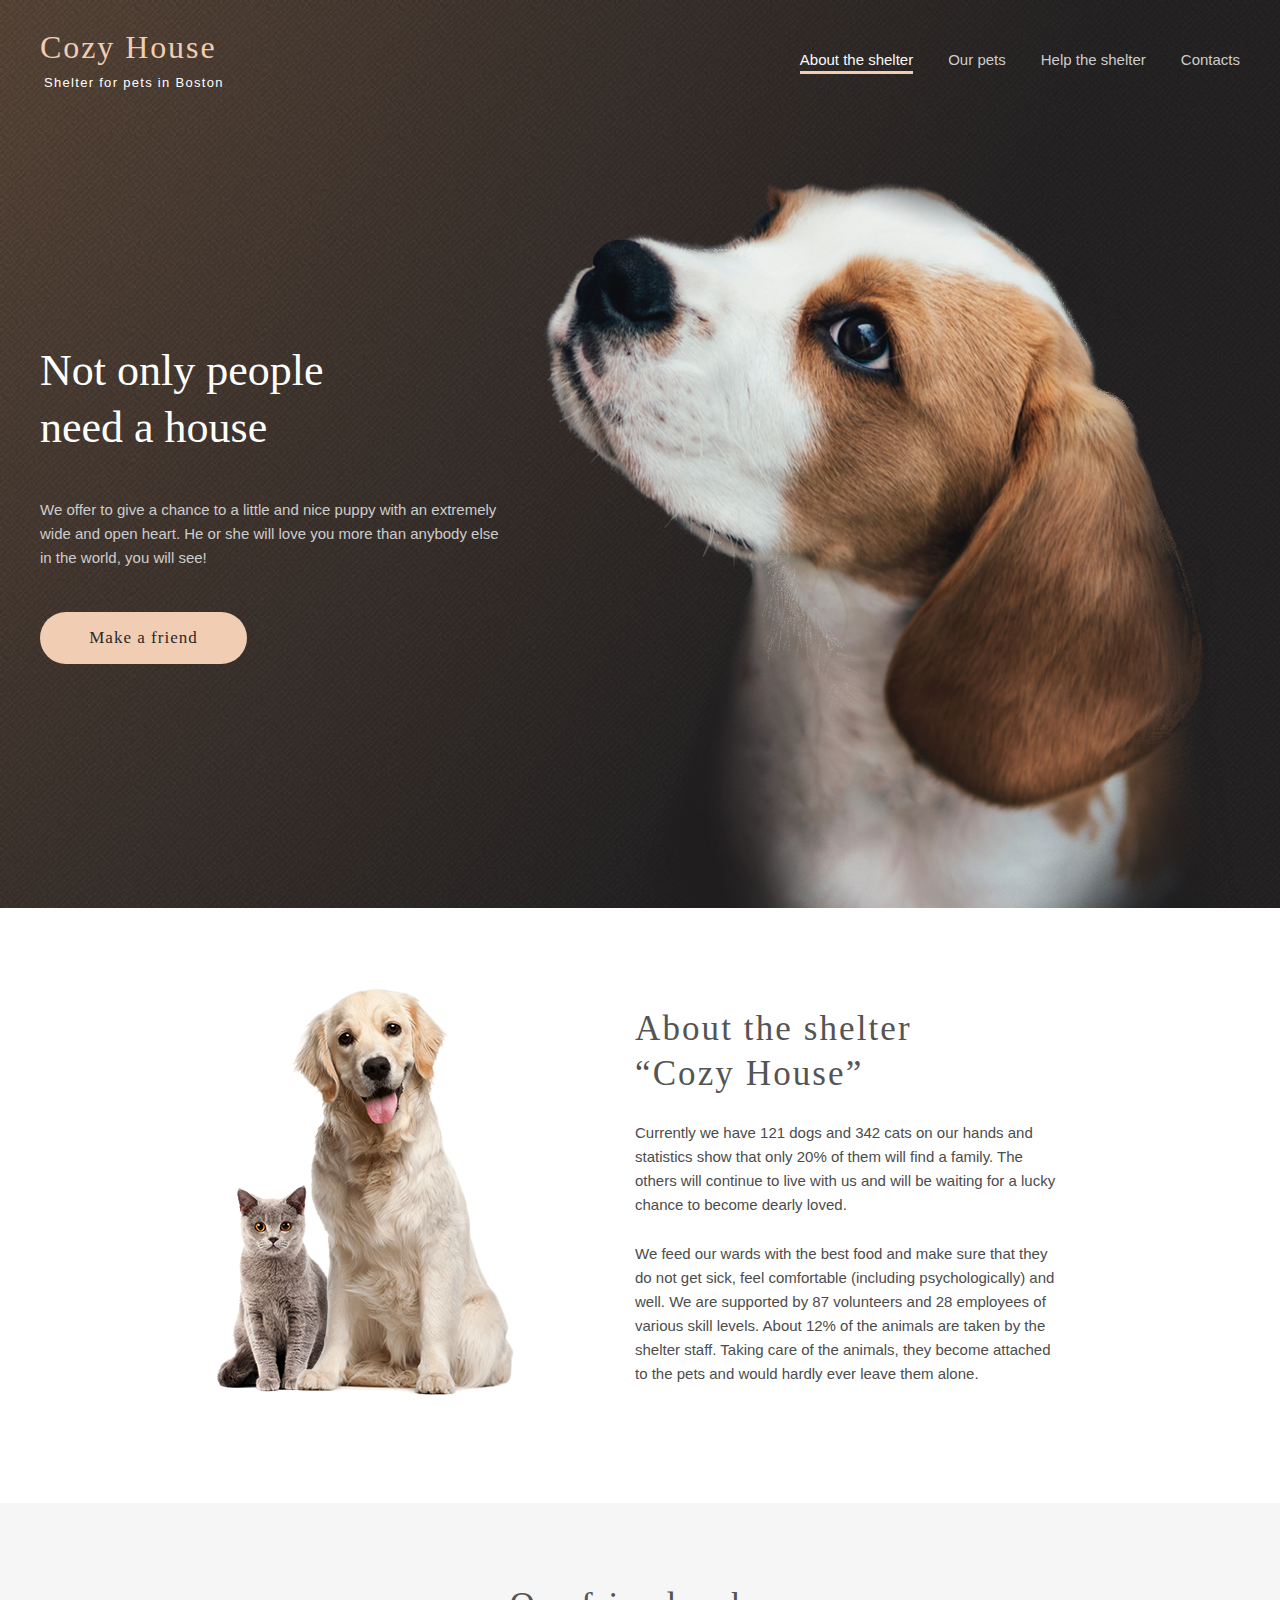
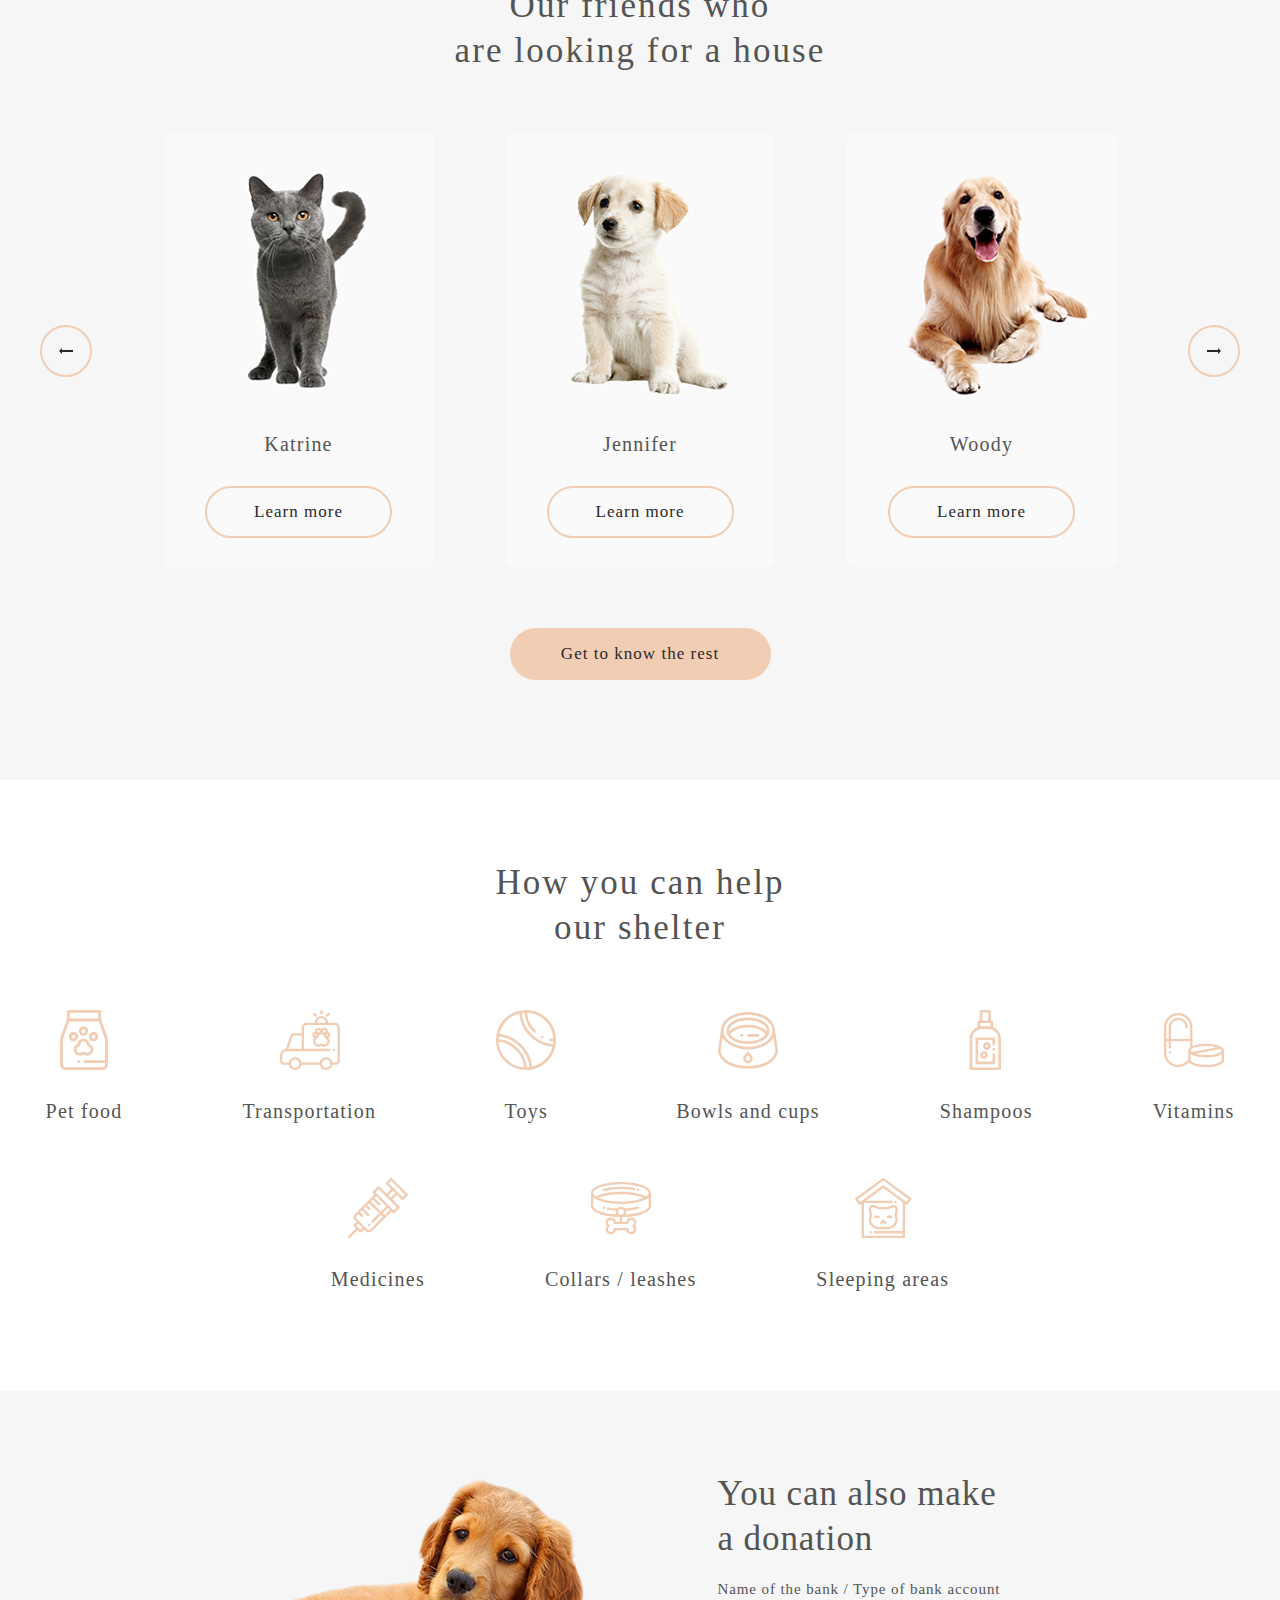
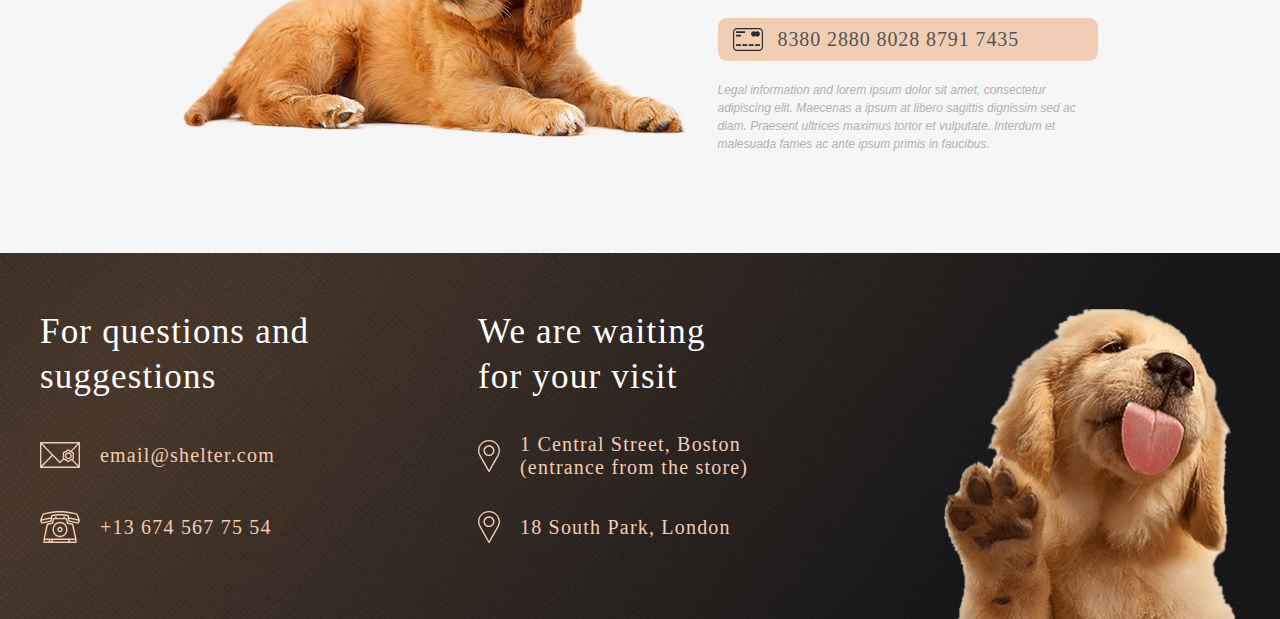
<file: shelter/pages/home/index.html>
<!DOCTYPE html>
<html lang="en">
<head>
    <meta charset="UTF-8">
    <meta http-equiv="X-UA-Compatible" content="IE=edge">
    <meta name="viewport" content="width=device-width, initial-scale=1.0">
    <link rel="stylesheet" href="style.css">
    <link rel="stylesheet" href="normalize.css">
    <link rel="icon" href="../../asetts/icon/iconweb.png">
    <title>Main</title>
</head>
<body>
    <div class="wrapper__background">
        <header class="header">
            <div class="wrapper">
                <div class="header__wrapper">
                    <div class="header__logo">
                        <a href="#!" class="header__logo-link">
                            <div class="header__title">Cozy House</div>
                            <div class="header__subtitle">Shelter for pets in Boston</div>
                        </a>
                    </div>
                    <nav class="header__nav">
                        <ul class="header__list">
                            <li class="header__item">
                                <a href="#!" class="header__links">
                                    <span class="links__first">About the shelter</span>
                                </a>
                            </li>
                            <li class="header__item">
                                <a href="../../pages/pets/index.html" class="header__links">
                                    Our pets
                                </a>
                            </li>
                            <li class="header__item">
                                <a href="#help" class="header__links">
                                    Help the shelter
                                </a>
                            </li>
                            <li class="header__item">
                                <a href="#contact" class="header__links">
                                    Contacts
                                </a>
                            </li>
                        </ul>
                    </nav>
                    <div class="header__burger burger">
                        <span class="burger__line burger__line_first"></span>
                        <span class="burger__line burger__line_second"></span>
                        <span class="burger__line burger__line_three"></span>
                    </div>
                </div>
            </div>
        </header>
        <main class="main">
            <div class="wrapper">
                <section class="not_only">
                    <div class="left__section">
                        <h1 class="left__section-title">
                            Not only people need a house
                        </h1>
                        <div class="left__section-subtitle">
                            We offer to give a chance to a little and nice puppy with an extremely wide and open heart. He or she will love you more than anybody else in the world, you will see!
                        </div>
                        <div class="left-section-button">
                            <a href="#our" class="left-section-button_link">Make a friend</a>
                        </div>
                    </div>
                    <div class="right__section">
                        <img src="../../asetts/images/main__dog.png" alt="dog" class="right__section-img">
                    </div>
                </section>
            </div>
        </main>
    </div>
    <section class="about">
       <div class="wrapper">
            <div class="about__wrapper">
                <div class="about__us">
                    <h2 class="about__title">
                        About the shelter “Cozy House”
                    </h2>
                    <div class="about__subtitle">
                        Currently we have 121 dogs and 342 cats on our hands and statistics show that only 20% of them will find a family. The others will continue to live with us and will be waiting for a lucky chance to become dearly loved.
                    </div>
                    <div class="about__description">
                        We feed our wards with the best food and make sure that they do not get sick, feel comfortable (including psychologically) and well. We are supported by 87 volunteers and 28 employees of various skill levels. About 12% of the animals are taken by the shelter staff. Taking care of the animals, they become attached to the pets and would hardly ever leave them alone.
                    </div>
                </div>
                <div class="about__dog">
                     <img src="../../asetts/images/about__dog.png" alt="dog" class="dog__about">
                </div>
            </div>
       </div>
    </section>
    <section class="our" id="our">
        <div class="wrapper">
            <h2 class="our__title">
                Our friends who<br> are looking for a house
            </h2>
            <div class="wrapper__dog">
                <div class="arrow__left">
                    <img src="../../asetts/icon/arrow__left.png" alt="arrow" class="arrow">
                </div>
                <div class="card">
                    <img src="../../asetts/images/katrine.png" alt="cat">
                    <div class="card__title">
                        Katrine
                    </div>
                    <button class="card__button">Learn more</button>
                </div>
                <div class="card">
                    <img src="../../asetts/images/jennifer.png" alt="dog">
                    <div class="card__title">
                        Jennifer
                    </div>
                    <button class="card__button">Learn more</button>
                </div>
                <div class="card">
                    <img src="../../asetts/images/woody.png" alt="dog">
                    <div class="card__title">
                        Woody
                    </div>
                    <button class="card__button">Learn more</button>
                </div>
                <div class="arrow__left">
                    <img src="../../asetts/icon/arrow__right.png" alt="arrow" class="arrow">
                </div>
            </div>
            <div class="our__button">
                <a href="../../pages/pets/index.html" class="our__button-link">Get to know the rest</a>
            </div>
        </div>
    </section>
    <section class="help" id="help">
        <div class="wrapper">
            <h2 class="help__title">
                How you can help our shelter
            </h2>
            <div class="benefits">
                <div class="benefits__card">
                    <img src="../../asetts/icon/icon-pet-food.svg" alt="card" class="cards">
                    <div class="benifits__title">Pet food</div>
                </div>
                <div class="benefits__card">
                    <img src="../../asetts/icon/icon-transportation.svg" alt="card" class="cards">
                    <div class="benifits__title">Transportation</div>
                </div>
                <div class="benefits__card">
                    <img src="../../asetts/icon/icon-toys.svg" alt="card" class="cards">
                    <div class="benifits__title">Toys</div>
                </div>
                <div class="benefits__card">
                    <img src="../../asetts/icon/icon-bowls-and-cups.svg" alt="card" class="cards">
                    <div class="benifits__title">Bowls and cups</div>
                </div>
                <div class="benefits__card">
                    <img src="../../asetts/icon/icon-shampoos.svg" alt="card" class="cards">
                    <div class="benifits__title">Shampoos</div>
                </div>

                <div class="benefits__card">
                    <img src="../../asetts/icon/icon-vitamins.svg" alt="card" class="cards">
                    <div class="benifits__title">Vitamins</div>
                </div>
                <div class="benefits__card">
                    <img src="../../asetts/icon/icon-medicines.svg" alt="card" class="cards">
                    <div class="benifits__title">Medicines</div>
                </div>
                <div class="benefits__card">
                    <img src="../../asetts/icon/icon-collars-leashes.svg" alt="card" class="cards">
                    <div class="benifits__title">Collars / leashes</div>
                </div>
                <div class="benefits__card">
                    <img src="../../asetts/icon/icon-sleeping-area.svg" alt="card" class="cards">
                    <div class="benifits__title">Sleeping areas</div>
                </div>
            </div>
        </div>
    </section>
    <section class="donation">
        <div class="wrapper">
            <div class="dontation__wrapper">
                <div class="right__section-donat">
                    <h2 class="donation__title">You can also make a donation</h2>
                    <div class="donation__subtitle">Name of the bank / Type of bank account</div>
                    <div class="donation__card-pay"><a href="#!" class="pay__links">8380 2880 8028 8791 7435</a></div>
                    <div class="donation__description">Legal information and lorem ipsum dolor sit amet, consectetur adipiscing elit. Maecenas a ipsum at libero sagittis dignissim sed ac diam. Praesent ultrices maximus tortor et vulputate. Interdum et malesuada fames ac ante ipsum primis in faucibus.</div>
                </div>
                <div class="left__section-donat">
                    <img src="../../asetts/images/donation_dog.png" alt="dog" class="donat__dog">
                </div>
            </div>
        </div>
    </section>
    <footer class="footer" id="contact">
        <div class="wrapper">
            <div class="footer__wrapper">
                <div class="footer__description-one">
                    <div class="description__title">For questions and suggestions</div>
                    <div class="description__email"><a href="mailto:email@shelter.com" class="email__link">email@shelter.com</a></div>
                    <div class="description__phone"><a href="tel:+136745677554" class="phone__links">+13 674 567 75 54</a></div>
                </div>
                <div class="footer__description-one">
                    <div class="description__title">We are waiting for your visit</div>
                    <div class="description__adres adres-one">
                        <img src="../../asetts/icon/icon-marker.svg" alt="adress">
                        <a href="https://goo.gl/maps/YvUvDvczKQzyFQAWA" target="_blank" class="adress_link">1 Central Street, Boston (entrance from the store)</a>
                    </div>
                    <div class="description__adres">
                        <img src="../../asetts/icon/icon-marker.svg" alt="adress">
                        <a href="https://goo.gl/maps/r4PeRGghYFEeTccD9" target="_blank" class="adress_link">18 South Park, London </a>
                    </div>
                </div>
                <img src="../../asetts/images/footer__dog.png" alt="dog" class="footer__dog">
            </div>
        </div>
    </footer>
    <script src="script.js"></script>
</body>
</html>
</file>
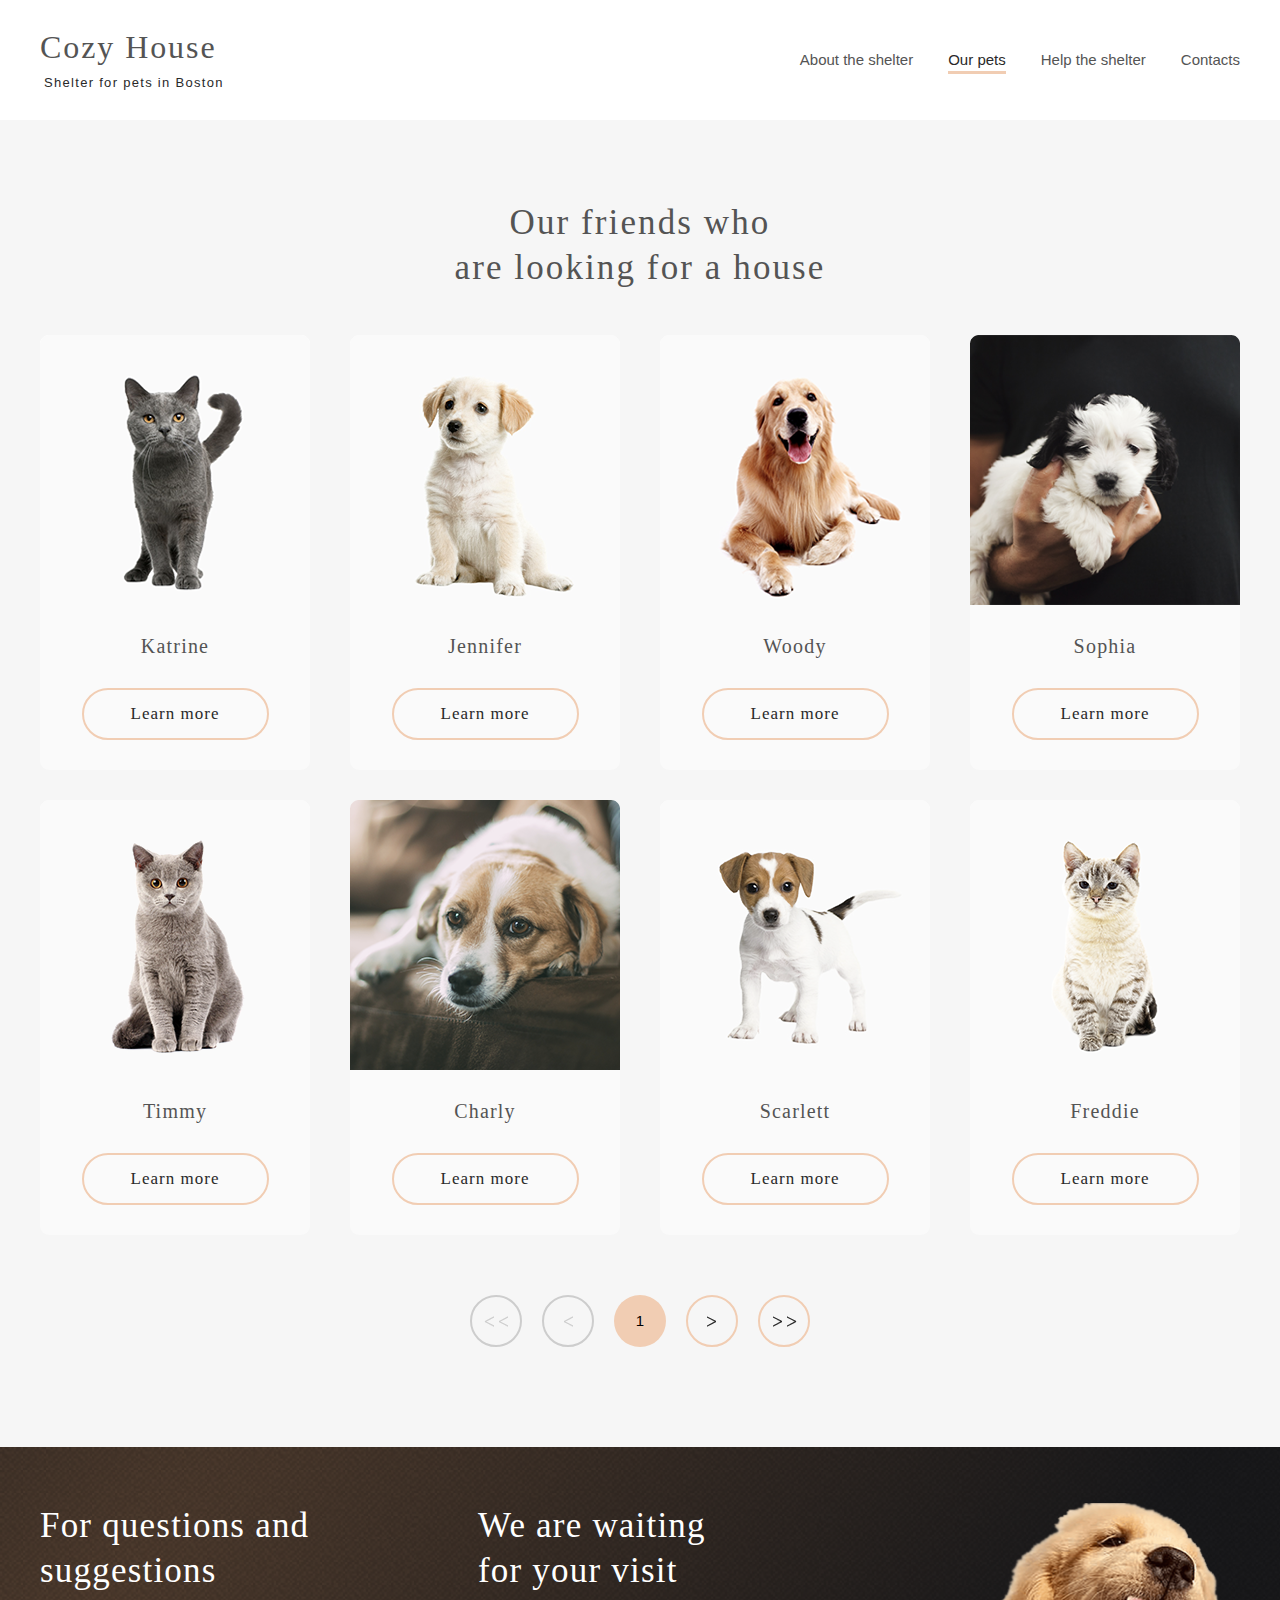
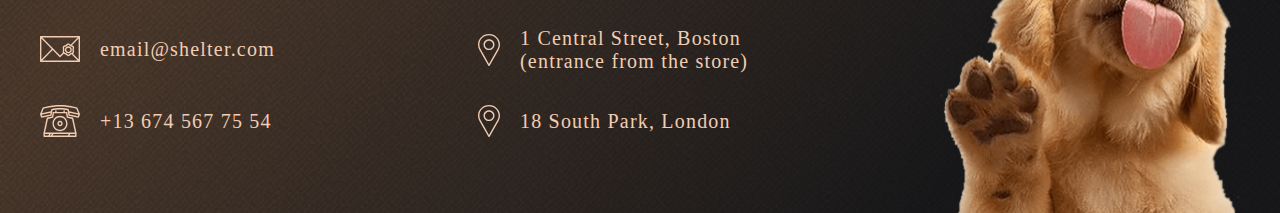
<file: shelter/pages/pets/index.html>
<!DOCTYPE html>
<html lang="en">
<head>
    <meta charset="UTF-8">
    <meta http-equiv="X-UA-Compatible" content="IE=edge">
    <meta name="viewport" content="width=device-width, initial-scale=1.0">
    <link rel="stylesheet" href="style.css">
    <link rel="stylesheet" href="normalize.css">
    <link rel="icon" href="../../asetts/icon/iconweb.png">
    <title>Our Pets</title>
</head>
<body>
    <header class="header">
        <div class="wrapper">
            <div class="header__wrapper">
                <div class="header__logo">
                    <a href="../../pages/home/index.html" class="header__logo-link">
                        <div class="header__title">Cozy House</div>
                        <div class="header__subtitle">Shelter for pets in Boston</div>
                    </a>
                </div>
                <nav class="header__nav">
                    <ul class="header__list">
                        <li class="header__item">
                            <a href="../../pages/home/index.html" class="header__links">
                                About the shelter
                            </a>
                        </li>
                        <li class="header__item">
                            <a href="#!" class="header__links">
                                <span class="links__first">Our pets</span>
                            </a>
                        </li>
                        <li class="header__item">
                            <a href="../../pages/home/index.html#help" class="header__links">
                                Help the shelter
                            </a>
                        </li>
                        <li class="header__item">
                            <a href="#contact" class="header__links">
                                Contacts
                            </a>
                        </li>
                    </ul>
                </nav>
                <div class="header__burger burger">
                    <span class="burger__line burger__line_first"></span>
                    <span class="burger__line burger__line_second"></span>
                    <span class="burger__line burger__line_three"></span>
                </div>
            </div>
        </div>
    </header>
    <section class="our">
        <div class="wrapper">
            <h1 class="our__title">
                Our friends who<br> are looking for a house
            </h1>
            <div class="wrapper__dog">
                <div class="card">
                    <img src="../../asetts/images/katrine.png" alt="cat">
                    <div class="card__title">
                        Katrine
                    </div>
                    <button class="card__button">Learn more</button>
                </div>
                <div class="card">
                    <img src="../../asetts/images/jennifer.png" alt="dog">
                    <div class="card__title">
                        Jennifer
                    </div>
                    <button class="card__button">Learn more</button>
                </div>
                <div class="card">
                    <img src="../../asetts/images/woody.png" alt="dog">
                    <div class="card__title">
                        Woody
                    </div>
                    <button class="card__button">Learn more</button>
                </div>
                <div class="card">
                    <img src="../../asetts/images/pets-sofia.png" alt="dog">
                    <div class="card__title">
                        Sophia
                    </div>
                    <button class="card__button">Learn more</button>
                </div>
                <div class="card">
                    <img src="../../asetts/images/pets-timmy.png" alt="cat">
                    <div class="card__title">
                        Timmy
                    </div>
                    <button class="card__button">Learn more</button>
                </div>
                <div class="card">
                    <img src="../../asetts/images/pets-charly.png" alt="dog">
                    <div class="card__title">
                        Charly
                    </div>
                    <button class="card__button">Learn more</button>
                </div>
                <div class="card">
                    <img src="../../asetts/images/pets-scarlet.png" alt="dog">
                    <div class="card__title">
                        Scarlett
                    </div>
                    <button class="card__button">Learn more</button>
                </div>
                <div class="card">
                    <img src="../../asetts/images/pets-fred.png" alt="cat">
                    <div class="card__title">
                        Freddie
                    </div>
                    <button class="card__button">Learn more</button>
                </div>
            </div>
            <div class="arrows">
                <div class="two__arrow-left"></div>
                <div class="one__arrow-left"></div>
                <div class="arrows__number"><div class="numbers">1</div></div>
                <div class="one__arrow-right"></div>
                <div class="two__arrow-right"></div>
            </div>
        </div>
    </section>
    <footer class="footer" id="contact">
        <div class="wrapper">
            <div class="footer__wrapper">
                <div class="footer__description-one">
                    <div class="description__title">For questions and suggestions</div>
                    <div class="description__email"><a href="mailto:email@shelter.com" class="email__link">email@shelter.com</a></div>
                    <div class="description__phone"><a href="tel:+136745677554" class="phone__links">+13 674 567 75 54</a></div>
                </div>
                <div class="footer__description-one">
                    <div class="description__title">We are waiting for your visit</div>
                    <div class="description__adres adres-one">
                        <img src="../../asetts/icon/icon-marker.svg" alt="adress">
                        <a href="https://goo.gl/maps/YvUvDvczKQzyFQAWA" target="_blank" class="adress_link">1 Central Street, Boston (entrance from the store)</a>
                    </div>
                    <div class="description__adres">
                        <img src="../../asetts/icon/icon-marker.svg" alt="adress">
                        <a href="https://goo.gl/maps/r4PeRGghYFEeTccD9" target="_blank" class="adress_link">18 South Park, London </a>
                    </div>
                </div>
                <img src="../../asetts/images/footer__dog.png" alt="dog" class="footer__dog">
            </div>
        </div>
    </footer>
    <script src="script.js"></script>
</body>
</html>
</file>
<file: shelter/pages/home/style.css>
@import url("https://fonts.googleapis.com/css2?family=Noto+Serif+Georgian:wght@400;700&display=swap");
html {
  scroll-behavior: smooth;
  box-sizing: border-box;
}

body {
  font-size: 15px;
  font-family: "Arial";
  font-weight: 400;
  line-height: 24px;
}

.wrapper {
  max-width: 1200px;
  margin: 0 auto;
  transition: all 0.5s ease-out;
}

.header__logo-link {
  text-decoration: none;
}
.header__logo-link .header__title {
  font-family: "Georgia";
  font-weight: 400;
  font-size: 32px;
  line-height: 35px;
  letter-spacing: 0.06em;
  color: #F1CDB3;
}
.header__logo-link .header__subtitle {
  font-size: 13px;
  line-height: 15px;
  letter-spacing: 0.1em;
  color: #fff;
  padding-left: 4px;
  padding-top: 10px;
}

.header__wrapper {
  display: flex;
  flex-wrap: wrap;
  justify-content: space-between;
  align-items: center;
  padding-top: 30px;
}

.header__nav .header__list {
  display: flex;
  flex-wrap: wrap;
  gap: 35px;
  margin: 0;
  padding: 0;
}
.header__nav .header__list .header__item {
  list-style-type: none;
}
.header__nav .header__list .header__item .header__links {
  text-decoration: none;
  color: #CDCDCD;
}
.header__nav .header__list .header__item .header__links:hover {
  transition: 0.5s all ease-in-out;
  color: #FAFAFA;
}
.header__nav .header__list .header__item .header__links .links__first {
  color: #FAFAFA;
  padding-bottom: 3px;
  border-bottom: 3px solid #F1CDB3;
}

.header__burger {
  display: none;
  width: 30px;
  height: 22px;
  position: relative;
  transition: all 0.3s ease-out;
}

.burger__line {
  display: block;
  width: 100%;
  height: 2px;
  background-color: #F1CDB3;
  position: absolute;
  left: 0;
  transition: all 0.3s ease-in-out;
}

.burger__line_first {
  top: 0%;
}

.burger__line_second {
  top: 50%;
}

.burger__line_three {
  top: 100%;
}

.wrapper__background {
  background: url(../../asetts/images/background__main.png) no-repeat;
  background-size: cover;
}

.not_only {
  display: flex;
  flex-wrap: wrap;
  justify-content: space-between;
  align-items: center;
  margin-top: 90px;
}
.not_only .left__section .left__section-title {
  font-family: "Georgia";
  font-size: 44px;
  line-height: 57px;
  max-width: 310px;
  color: #FFFFFF;
  font-weight: 400;
  margin: 0;
  margin-top: -82px;
}
.not_only .left__section .left__section-subtitle {
  color: #CDCDCD;
  max-width: 460px;
  margin: 42px 0 42px;
}
.not_only .left__section .left-section-button {
  display: flex;
  align-items: center;
  justify-content: center;
  width: 207px;
  height: 52px;
  font-family: "Georgia";
  font-weight: 400;
  font-size: 17px;
  line-height: 22px;
  letter-spacing: 0.06em;
  background: #F1CDB3;
  border-radius: 100px;
  border: 0;
}
.not_only .left__section .left-section-button:hover {
  background-color: #FDDCC4;
  cursor: pointer;
  transition: all 0.5s ease-out;
}
.not_only .left__section .left-section-button .left-section-button_link {
  text-decoration: none;
  color: #292929;
}
.not_only .right__section {
  display: flex;
}

.about__wrapper {
  display: flex;
  flex-wrap: wrap;
  flex-direction: row-reverse;
  align-items: center;
  justify-content: center;
  gap: 120px;
  margin: 80px 0 100px;
  /* .about__us{
       background-size: cover;
   } */
}
.about__wrapper .about__title {
  font-family: "Georgia";
  font-weight: 400;
  font-size: 35px;
  line-height: 45px;
  letter-spacing: 0.06em;
  color: #545454;
  max-width: 370px;
  margin: 0;
}
.about__wrapper .about__subtitle {
  color: #4C4C4C;
  max-width: 430px;
  margin: 25px 0 25px;
}
.about__wrapper .about__description {
  color: #4C4C4C;
  max-width: 430px;
}

.our {
  background: #F6F6F6;
  padding-top: 80px;
  padding-bottom: 100px;
}
.our .our__title {
  font-family: "Georgia";
  font-weight: 400;
  font-size: 35px;
  line-height: 45px;
  display: flex;
  text-align: center;
  justify-content: center;
  letter-spacing: 0.06em;
  color: #545454;
  margin-top: 0;
  margin-bottom: 60px;
}
.our .our__button {
  display: flex;
  align-items: center;
  justify-content: center;
  width: 261px;
  height: 52px;
  font-family: "Georgia";
  font-size: 17px;
  line-height: 22px;
  letter-spacing: 0.06em;
  background: #F1CDB3;
  border-radius: 100px;
  border: none;
  margin: 0 auto;
}
.our .our__button:hover {
  background: #FDDCC4;
  cursor: pointer;
  transition: 0.5s all ease-in-out;
}
.our .our__button .our__button-link {
  color: #292929;
  text-decoration: none;
}

.wrapper__dog {
  display: flex;
  justify-content: space-between;
  flex-wrap: wrap;
  align-items: center;
  padding-bottom: 60px;
}
.wrapper__dog .arrow__left {
  width: 48px;
  height: 48px;
  border: 2px solid #F1CDB3;
  border-radius: 100px;
  display: flex;
  justify-content: center;
  align-items: center;
}
.wrapper__dog .arrow__left:hover {
  background: #FDDCC4;
  cursor: pointer;
  transition: 0.5s all ease-in-out;
}
.wrapper__dog .card {
  background: #FAFAFA;
  border-radius: 9px;
  display: flex;
  flex-direction: column;
  align-items: center;
  justify-content: center;
}
.wrapper__dog .card .card__title {
  font-family: "Georgia";
  font-size: 20px;
  line-height: 23px;
  letter-spacing: 0.06em;
  color: #545454;
  text-align: center;
  margin: 30px 0 30px;
}
.wrapper__dog .card .card__button {
  width: 187px;
  height: 52px;
  font-family: "Georgia";
  font-weight: 400;
  font-size: 17px;
  line-height: 22px;
  letter-spacing: 0.06em;
  color: #292929;
  border: 2px solid #F1CDB3;
  border-radius: 100px;
  background: none;
  margin-bottom: 30px;
}
.wrapper__dog .card .card__button:hover {
  background: #FDDCC4;
  cursor: pointer;
  transition: 0.5s all ease-in-out;
}
.wrapper__dog .card:hover {
  cursor: pointer;
  background-color: #FFFFFF;
  transition: 0.5s all ease-in-out;
}
.wrapper__dog .card:hover .card__button {
  background: #FDDCC4;
  cursor: pointer;
  transition: 0.5s all ease-in-out;
}

.help__title {
  max-width: 310px;
  font-family: "Georgia";
  font-weight: 400;
  font-size: 35px;
  line-height: 45px;
  letter-spacing: 0.06em;
  color: #545454;
  margin: 0 auto;
  text-align: center;
  margin-top: 80px;
  margin-bottom: 60px;
}

.benefits {
  display: flex;
  flex-wrap: wrap;
  justify-content: center;
  -moz-column-gap: 120px;
       column-gap: 120px;
  row-gap: 55px;
  margin-bottom: 100px;
}
.benefits .benefits__card .cards {
  display: block;
  margin: 0 auto;
}
.benefits .benefits__card .benifits__title {
  font-family: "Georgia";
  font-size: 20px;
  line-height: 23px;
  letter-spacing: 0.06em;
  color: #545454;
  text-align: center;
  margin-top: 30px;
}

.donation {
  background: #F6F6F6;
  padding-top: 80px;
  padding-bottom: 100px;
}

.dontation__wrapper {
  display: flex;
  flex-direction: row-reverse;
  justify-content: center;
  align-items: center;
  gap: 30px;
}

.right__section-donat {
  font-family: "Georgia";
  letter-spacing: 0.06em;
  color: #545454;
}
.right__section-donat .donation__title {
  max-width: 300px;
  font-size: 35px;
  font-weight: 400;
  margin: 0;
  line-height: 45px;
}
.right__section-donat .donation__subtitle {
  font-size: 15px;
  line-height: 17px;
  margin: 20px 0 20px;
}
.right__section-donat .donation__card-pay {
  font-size: 20px;
  line-height: 23px;
  background: #F1CDB3;
  border-radius: 9px;
  height: 43px;
  display: flex;
  align-items: center;
  margin-bottom: 20px;
}
.right__section-donat .donation__card-pay:hover {
  background: #FDDCC4;
  cursor: pointer;
  transition: 0.5s all ease-in-out;
}
.right__section-donat .donation__card-pay::before {
  display: block;
  content: "";
  background-image: url(../../asetts/icon/credit-card.svg);
  width: 30px;
  height: 23px;
  background-size: cover;
  background-position: center;
  margin-left: 15px;
  margin-right: 15px;
}
.right__section-donat .donation__card-pay .pay__links {
  text-decoration: none;
  color: #545454;
}
.right__section-donat .donation__description {
  max-width: 380px;
  font-family: "Arial";
  font-style: italic;
  font-size: 12px;
  line-height: 18px;
  color: #B2B2B2;
  letter-spacing: 0;
}

.footer {
  background: url(../../asetts/images/background__footer.png) no-repeat;
  background-size: cover;
  padding-top: 56px;
}
.footer .footer__description-one {
  font-family: "Georgia";
  letter-spacing: 0.06em;
  font-size: 20px;
  line-height: 23px;
}
.footer .footer__description-one .description__title {
  max-width: 278px;
  font-size: 35px;
  line-height: 45px;
  color: #FFFFFF;
}
.footer .footer__description-one .description__email {
  color: #F1CDB3;
  display: flex;
  align-items: center;
  margin: 40px 0 40px;
}
.footer .footer__description-one .description__email::before {
  display: block;
  content: "";
  background-image: url(../../asetts/icon/icon-email.svg);
  width: 40px;
  height: 32px;
  background-size: cover;
  background-position: center;
  margin-right: 20px;
}
.footer .footer__description-one .description__email .email__link {
  color: #F1CDB3;
  text-decoration: none;
}
.footer .footer__description-one .description__phone {
  color: #F1CDB3;
  display: flex;
  align-items: center;
}
.footer .footer__description-one .description__phone::before {
  display: block;
  content: "";
  background-image: url(../../asetts/icon/icon-phone.svg);
  width: 40px;
  height: 32px;
  background-size: cover;
  background-position: center;
  margin-right: 20px;
}
.footer .footer__description-one .description__phone .phone__links {
  color: #F1CDB3;
  text-decoration: none;
}
.footer .footer__description-one .description__adres {
  color: #F1CDB3;
  max-width: 302px;
  display: flex;
  align-items: center;
  gap: 20px;
}
.footer .footer__description-one .adres-one {
  margin: 34px 0 32px;
}
.footer .footer__description-one .adress_link {
  color: #F1CDB3;
  text-decoration: none;
}
.footer .footer__wrapper {
  display: flex;
  gap: 160px;
}

@media screen and (max-width: 1160px) and (min-width: 768px) {
  .wrapper {
    max-width: 708px;
  }
  .not_only {
    flex-direction: column;
    margin-top: 60px;
  }
  .not_only .left__section .left-section-button {
    margin: 0 auto;
  }
  .not_only .left__section .left__section-title {
    margin-top: 0;
  }
  .not_only .right__section {
    margin-top: 100px;
  }
  .not_only .right__section .right__section-img {
    max-width: 81.52%;
    margin-left: auto;
  }
  .about__wrapper {
    gap: 80px;
  }
  .wrapper__dog {
    justify-content: flex-start;
  }
  .wrapper__dog .card:nth-child(4) {
    display: none;
  }
  .wrapper__dog .card:nth-child(2) {
    margin-right: 40px;
    margin-left: 12px;
  }
  .wrapper__dog .card:nth-child(3) {
    margin-right: 12px;
  }
  .benefits {
    -moz-column-gap: 60px;
         column-gap: 60px;
  }
  .benefits .benefits__card {
    width: 170px;
  }
  .dontation__wrapper {
    flex-direction: column;
    gap: 60px;
  }
  .footer {
    padding-top: 30px;
  }
  .footer .footer__wrapper {
    flex-wrap: wrap;
    gap: 0;
    justify-content: space-around;
    row-gap: 65px;
  }
}
@media screen and (max-width: 767px) and (min-width: 220px) {
  .wrapper {
    max-width: 300px;
  }
  .header__wrapper {
    max-width: 280px;
    margin: 0 auto;
  }
  .header__list {
    display: flex;
    flex-direction: column;
    justify-content: center;
    align-items: center;
    font-size: 32px;
    position: fixed;
    top: 0;
    right: -325px;
    width: 320px;
    height: 100vh;
    background-color: #292929;
    z-index: 1;
    transition: all 0.3s ease-in-out;
  }
  .header__burger {
    display: block;
    z-index: 5;
  }
  .header__burger-active {
    transform: translateX(-10px) translateY(11px) rotate(90deg);
    transition: all 0.3s ease-out;
  }
  .menu-open {
    right: 0;
    display: block;
  }
  .overlay {
    position: fixed;
    top: 0;
    right: 0;
    bottom: 0;
    left: 0;
    background-color: rgba(0, 0, 0, 0.5);
    z-index: 0;
    opacity: 0;
    transition: all 0.3s ease-in-out;
    pointer-events: none;
  }
  .menu-open + .overlay {
    opacity: 1;
    pointer-events: all;
  }
  .no-scroll {
    overflow: hidden;
  }
  .not_only {
    flex-direction: column;
    margin-top: 60px;
  }
  .not_only .left__section .left-section-button {
    margin: 0 auto;
  }
  .not_only .left__section .left__section-title {
    margin-top: 0;
    font-size: 25px;
    line-height: 32px;
    text-align: center;
  }
  .not_only .left__section .left__section-subtitle {
    text-align: center;
  }
  .not_only .right__section {
    margin-top: 105px;
  }
  .not_only .right__section .right__section-img {
    max-width: 86.7%;
    margin-left: auto;
  }
  .about__wrapper {
    gap: 42px;
    margin: 42px 0 42px;
  }
  .about__wrapper .about__title {
    font-size: 25px;
    line-height: 32px;
    text-align: center;
    max-width: 293.8px;
  }
  .about__wrapper .about__subtitle {
    margin: 0 auto;
    margin-top: 25px;
    margin-bottom: 22px;
    text-align: justify;
    max-width: 270px;
  }
  .about__wrapper .about__description {
    margin: 0 auto;
    text-align: justify;
    max-width: 270px;
  }
  .about__wrapper .dog__about {
    display: block;
    max-width: 86.7%;
    margin: 0 auto;
  }
  .our {
    padding-top: 42px;
    padding-bottom: 42px;
  }
  .our .our__title {
    margin-bottom: 42px;
    font-size: 25px;
    line-height: 32px;
  }
  .wrapper__dog {
    justify-content: flex-start;
    padding-bottom: 42px;
  }
  .wrapper__dog .card:nth-child(4), .wrapper__dog .card:nth-child(3) {
    display: none;
  }
  .wrapper__dog .card:nth-child(2) {
    margin-right: 40px;
    margin-left: 12px;
  }
  .wrapper__dog .card:nth-child(3) {
    margin-right: 12px;
  }
  .wrapper__dog .arrow__left:nth-child(1) {
    order: 1;
    margin-left: 58px;
    margin-right: 80px;
    margin-top: 20px;
  }
  .wrapper__dog .arrow__left:nth-child(5) {
    order: 2;
    margin-top: 20px;
  }
  .help__title {
    margin-top: 42px;
    margin-bottom: 42px;
    font-size: 25px;
    line-height: 32px;
  }
  .benefits {
    max-width: 290px;
    margin: 0 auto;
    margin-bottom: 42px;
    -moz-column-gap: 0;
         column-gap: 0;
    row-gap: 30px;
    justify-content: space-between;
  }
  .benefits .benefits__card {
    width: 130px;
    height: 87px;
  }
  .benefits .benefits__card .benifits__title {
    font-size: 15px;
    line-height: 17%;
    margin-top: 20px;
  }
  .benefits .benefits__card .cards {
    width: 38.47%;
  }
  .donation {
    padding-top: 42px;
    padding-bottom: 42px;
  }
  .right__section-donat .donation__title {
    font-size: 25px;
    line-height: 32px;
    text-align: center;
  }
  .right__section-donat .donation__subtitle {
    letter-spacing: 0;
    text-align: center;
  }
  .right__section-donat .donation__card-pay {
    max-width: 280px;
    margin: 0 auto;
    margin-bottom: 20px;
  }
  .right__section-donat .donation__card-pay .pay__links {
    font-size: 15px;
    line-height: 17px;
  }
  .right__section-donat .donation__description {
    text-align: justify;
    max-width: 280px;
    margin: 0 auto;
  }
  .dontation__wrapper {
    flex-direction: column;
    gap: 42px;
  }
  .donat__dog {
    max-width: 86.67%;
    margin: 0 auto;
    display: block;
  }
  .footer {
    padding-top: 30px;
  }
  .footer .footer__wrapper {
    flex-wrap: wrap;
    gap: 0;
    justify-content: space-around;
    row-gap: 40px;
  }
  .footer .footer__wrapper .footer__dog {
    max-width: 86.9%;
  }
  .footer .footer__description-one {
    text-align: center;
  }
  .footer .footer__description-one .description__title {
    font-size: 25px;
    line-height: 32px;
    margin: 0 auto;
  }
  .footer .footer__description-one .description__email {
    justify-content: center;
  }
  .footer .footer__description-one .description__phone {
    justify-content: center;
  }
}/*# sourceMappingURL=style.css.map */
</file>
<file: shelter/pages/pets/style.css>
@import url("https://fonts.googleapis.com/css2?family=Noto+Serif+Georgian:wght@400;700&display=swap");
html {
  scroll-behavior: smooth;
  box-sizing: border-box;
}

body {
  font-size: 15px;
  font-family: "Arial";
  font-weight: 400;
  line-height: 24px;
}

.wrapper {
  max-width: 1200px;
  margin: 0 auto;
  transition: all 0.5s ease-out;
}

.header__logo-link {
  text-decoration: none;
}
.header__logo-link .header__title {
  font-family: "Georgia";
  font-weight: 400;
  font-size: 32px;
  line-height: 35px;
  letter-spacing: 0.06em;
  color: #545454;
}
.header__logo-link .header__subtitle {
  font-size: 13px;
  line-height: 15px;
  letter-spacing: 0.1em;
  color: #292929;
  padding-left: 4px;
  padding-top: 10px;
}

.header__wrapper {
  display: flex;
  flex-wrap: wrap;
  justify-content: space-between;
  align-items: center;
  padding-top: 30px;
  padding-bottom: 30px;
}

.header__nav .header__list {
  display: flex;
  flex-wrap: wrap;
  gap: 35px;
  margin: 0;
  padding: 0;
}
.header__nav .header__list .header__item {
  list-style-type: none;
}
.header__nav .header__list .header__item .header__links {
  text-decoration: none;
  color: #545454;
}
.header__nav .header__list .header__item .header__links:hover {
  color: #292929;
  cursor: pointer;
  transition: all 0.5s ease-out;
}
.header__nav .header__list .header__item .header__links .links__first {
  color: #292929;
  padding-bottom: 3px;
  border-bottom: 3px solid #F1CDB3;
}

.header__burger {
  display: none;
  width: 30px;
  height: 22px;
  position: relative;
  transition: all 0.3s ease-out;
}

.burger__line {
  display: block;
  width: 100%;
  height: 2px;
  background-color: #F1CDB3;
  position: absolute;
  left: 0;
  transition: all 0.3s ease-in-out;
}

.burger__line_first {
  top: 0%;
}

.burger__line_second {
  top: 50%;
}

.burger__line_three {
  top: 100%;
}

.our {
  background: #F6F6F6;
  padding-top: 80px;
  padding-bottom: 100px;
}
.our .our__title {
  font-family: "Georgia";
  font-weight: 400;
  font-size: 35px;
  line-height: 45px;
  display: flex;
  text-align: center;
  justify-content: center;
  letter-spacing: 0.06em;
  color: #545454;
  margin-top: 0;
  margin-bottom: 45px;
}

.wrapper__dog {
  display: flex;
  justify-content: space-between;
  flex-wrap: wrap;
  align-items: center;
  padding-bottom: 60px;
  row-gap: 30px;
}
.wrapper__dog .card {
  background: #FAFAFA;
  border-radius: 9px;
  display: flex;
  flex-direction: column;
  align-items: center;
  justify-content: center;
}
.wrapper__dog .card .card__title {
  font-family: "Georgia";
  font-size: 20px;
  line-height: 23px;
  letter-spacing: 0.06em;
  color: #545454;
  text-align: center;
  margin: 30px 0 30px;
}
.wrapper__dog .card .card__button {
  width: 187px;
  height: 52px;
  font-family: "Georgia";
  font-weight: 400;
  font-size: 17px;
  line-height: 22px;
  letter-spacing: 0.06em;
  color: #292929;
  border: 2px solid #F1CDB3;
  border-radius: 100px;
  background: none;
  margin-bottom: 30px;
}
.wrapper__dog .card .card__button:hover {
  background: #FDDCC4;
  cursor: pointer;
  transition: 0.5s all ease-in-out;
}
.wrapper__dog .card:hover {
  cursor: pointer;
  background-color: #FFFFFF;
  transition: 0.5s all ease-in-out;
}
.wrapper__dog .card:hover .card__button {
  background: #FDDCC4;
  cursor: pointer;
  transition: 0.5s all ease-in-out;
}

.arrows {
  display: flex;
  justify-content: center;
  gap: 20px;
}
.arrows .two__arrow-left {
  width: 48px;
  height: 48px;
  border: 2px solid #CDCDCD;
  border-radius: 100px;
}
.arrows .two__arrow-left::after {
  display: block;
  content: "";
  background-image: url(../../asetts/icon/two__arrow-left.png);
  background-repeat: no-repeat;
  background-position: center;
  width: 100%;
  height: 100%;
}
.arrows .one__arrow-left {
  width: 48px;
  height: 48px;
  border: 2px solid #CDCDCD;
  border-radius: 100px;
}
.arrows .one__arrow-left::after {
  display: block;
  content: "";
  background-image: url(../../asetts/icon/one__arrow-left.png);
  background-repeat: no-repeat;
  background-position: center;
  width: 100%;
  height: 100%;
}
.arrows .arrows__number {
  width: 52px;
  height: 52px;
  background: #F1CDB3;
  border-radius: 100px;
  text-align: center;
}
.arrows .arrows__number .numbers {
  margin-top: 14px;
}
.arrows .one__arrow-right {
  width: 48px;
  height: 48px;
  border: 2px solid #F1CDB3;
  border-radius: 100px;
}
.arrows .one__arrow-right:hover {
  background-color: #FDDCC4;
  cursor: pointer;
  transition: all 0.5s ease-out;
}
.arrows .one__arrow-right::after {
  display: block;
  content: "";
  background-image: url(../../asetts/icon/one_arrow-right.png);
  background-repeat: no-repeat;
  background-position: center;
  width: 100%;
  height: 100%;
}
.arrows .two__arrow-right {
  width: 48px;
  height: 48px;
  border: 2px solid #F1CDB3;
  border-radius: 100px;
}
.arrows .two__arrow-right:hover {
  background-color: #FDDCC4;
  cursor: pointer;
  transition: all 0.5s ease-out;
}
.arrows .two__arrow-right::after {
  display: block;
  content: "";
  background-image: url(../../asetts/icon/two__arrow-right.png);
  background-repeat: no-repeat;
  background-position: center;
  width: 100%;
  height: 100%;
}

.footer {
  background: url(../../asetts/images/background__footer.png) no-repeat;
  background-size: cover;
  padding-top: 56px;
}
.footer .footer__description-one {
  font-family: "Georgia";
  letter-spacing: 0.06em;
  font-size: 20px;
  line-height: 23px;
}
.footer .footer__description-one .description__title {
  max-width: 278px;
  font-size: 35px;
  line-height: 45px;
  color: #FFFFFF;
}
.footer .footer__description-one .description__email {
  color: #F1CDB3;
  display: flex;
  align-items: center;
  margin: 40px 0 40px;
}
.footer .footer__description-one .description__email::before {
  display: block;
  content: "";
  background-image: url(../../asetts/icon/icon-email.svg);
  width: 40px;
  height: 32px;
  background-size: cover;
  background-position: center;
  margin-right: 20px;
}
.footer .footer__description-one .description__email .email__link {
  color: #F1CDB3;
  text-decoration: none;
}
.footer .footer__description-one .description__phone {
  color: #F1CDB3;
  display: flex;
  align-items: center;
}
.footer .footer__description-one .description__phone::before {
  display: block;
  content: "";
  background-image: url(../../asetts/icon/icon-phone.svg);
  width: 40px;
  height: 32px;
  background-size: cover;
  background-position: center;
  margin-right: 20px;
}
.footer .footer__description-one .description__phone .phone__links {
  color: #F1CDB3;
  text-decoration: none;
}
.footer .footer__description-one .description__adres {
  color: #F1CDB3;
  max-width: 302px;
  display: flex;
  align-items: center;
  gap: 20px;
}
.footer .footer__description-one .adres-one {
  margin: 34px 0 32px;
}
.footer .footer__description-one .adress_link {
  color: #F1CDB3;
  text-decoration: none;
}
.footer .footer__wrapper {
  display: flex;
  gap: 160px;
}

@media screen and (max-width: 1160px) and (min-width: 768px) {
  .wrapper {
    max-width: 708px;
  }
  .our {
    padding-bottom: 76px;
  }
  .our .our__title {
    margin-bottom: 30px;
  }
  .wrapper__dog {
    justify-content: center;
    -moz-column-gap: 40px;
         column-gap: 40px;
    padding-bottom: 40px;
  }
  .footer {
    padding-top: 30px;
  }
  .footer .footer__wrapper {
    flex-wrap: wrap;
    gap: 0;
    justify-content: space-around;
    row-gap: 65px;
  }
}
@media screen and (max-width: 767px) and (min-width: 320px) {
  .wrapper {
    max-width: 300px;
  }
  .header__wrapper {
    max-width: 280px;
    margin: 0 auto;
  }
  .header__list {
    display: flex;
    flex-direction: column;
    justify-content: center;
    align-items: center;
    font-size: 32px;
    position: fixed;
    top: 0;
    right: -325px;
    width: 320px;
    height: 100vh;
    background-color: #e9e9e9;
    z-index: 1;
    transition: all 0.3s ease-in-out;
  }
  .header__burger {
    display: block;
    position: relative;
    z-index: 5;
  }
  .header__burger-active {
    transform: translateX(-10px) translateY(11px) rotate(90deg);
    transition: all 0.3s ease-out;
  }
  .menu-open {
    right: 0;
    display: block;
  }
  .overlay {
    position: fixed;
    top: 0;
    right: 0;
    bottom: 0;
    left: 0;
    background-color: rgba(0, 0, 0, 0.5);
    z-index: 0;
    opacity: 0;
    transition: all 0.3s ease-in-out;
    pointer-events: none;
  }
  .menu-open + .overlay {
    opacity: 1;
    pointer-events: all;
  }
  .no-scroll {
    overflow: hidden;
  }
  .our {
    padding-top: 42px;
    padding-bottom: 42px;
  }
  .our .our__title {
    margin-bottom: 30px;
    font-size: 25px;
    line-height: 32px;
  }
  .wrapper__dog {
    justify-content: center;
    -moz-column-gap: 40px;
         column-gap: 40px;
    padding-bottom: 42px;
  }
  .wrapper__dog .card:nth-child(4), .wrapper__dog .card:nth-child(5), .wrapper__dog .card:nth-child(6), .wrapper__dog .card:nth-child(7), .wrapper__dog .card:nth-child(8) {
    display: none;
  }
  .arrows {
    gap: 10px;
  }
  .footer {
    padding-top: 30px;
  }
  .footer .footer__wrapper {
    flex-wrap: wrap;
    gap: 0;
    justify-content: space-around;
    row-gap: 40px;
  }
  .footer .footer__wrapper .footer__dog {
    max-width: 86.9%;
  }
  .footer .footer__description-one {
    text-align: center;
  }
  .footer .footer__description-one .description__title {
    font-size: 25px;
    line-height: 32px;
    margin: 0 auto;
  }
  .footer .footer__description-one .description__email {
    justify-content: center;
  }
  .footer .footer__description-one .description__phone {
    justify-content: center;
  }
}/*# sourceMappingURL=style.css.map */
</file>
